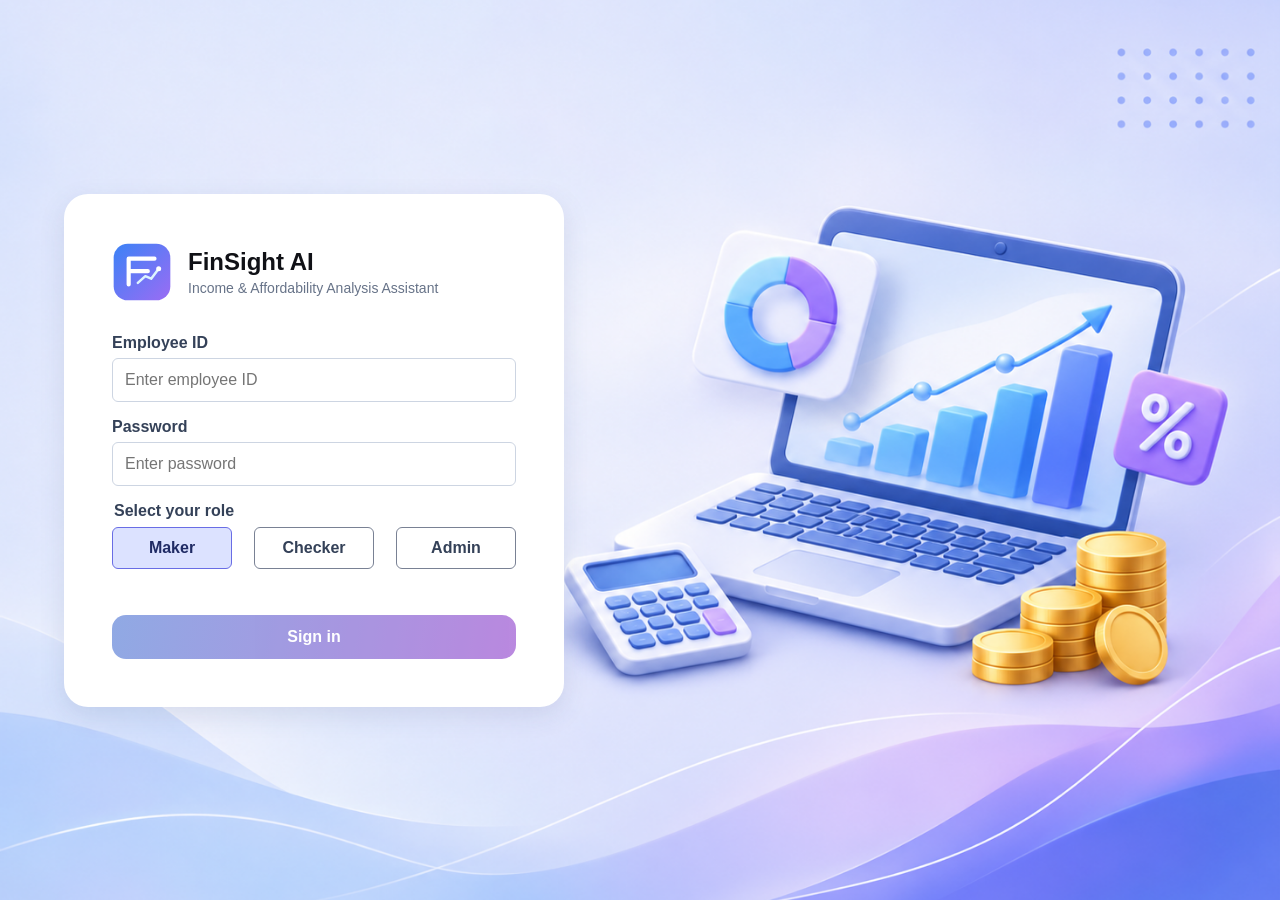
<file: frontend/index.html>
<!doctype html>
<html lang="en">
<head>
  <meta charset="utf-8">
  <meta name="viewport" content="width=device-width, initial-scale=1">
  <title>Sign in | FinSight AI</title>
  <link rel="stylesheet" href="./login.css">
  <script type="module" src="./login.js"></script>
</head>
<body>
  <main class="login-page">
    <section class="login-card" aria-labelledby="brand-title">
      <header class="brand">
        <img class="brand-icon" src="./assets/logo.svg" alt="" width="60" height="60">
        <div>
          <h1 id="brand-title">FinSight AI</h1>
          <p>Income &amp; Affordability Analysis Assistant</p>
        </div>
      </header>

      <form id="login-form" method="post">
        <div class="field">
          <label for="employee-id">Employee ID</label>
          <input id="employee-id" name="employeeId" autocomplete="username"
                 placeholder="Enter employee ID" required>
        </div>

        <div class="field">
          <label for="password">Password</label>
          <input id="password" name="password" type="password"
                 autocomplete="current-password" placeholder="Enter password" required>
        </div>
        
        <fieldset class="role-picker">
          <legend>Select your role</legend>
          <div class="role-options">
            <label>
              <input type="radio" name="role" value="maker" checked>
              <span>Maker</span>
            </label>
            <label>
              <input type="radio" name="role" value="checker">
              <span>Checker</span>
            </label>
            <label>
              <input type="radio" name="role" value="admin">
              <span>Admin</span>
            </label>
          </div>
        </fieldset>

        <p id="login-error" class="error" role="alert"></p>
        <button id="sign-in" type="submit" disabled>Sign in</button>
      </form>
    </section>
  </main>
</body>
</html>
</file>
<file: frontend/login.css>
:root {
  font-family: "Segoe UI", Arial, sans-serif;
  color: #344158;
  background: #e8edfc;
}

* {
  box-sizing: border-box;
}

body {
  margin: 0;
}

.login-page {
  min-height: 100vh;
  min-height: 100svh;
  display: flex;
  align-items: center;
  padding: 32px 5%;
  background:
    url("./assets/finance-background.webp") center / cover no-repeat,
    radial-gradient(ellipse at 95% 100%, #a698f3, transparent 42%),
    radial-gradient(ellipse at 90% 10%, #b4d1ff, transparent 48%),
    linear-gradient(140deg, #e5e9fd, #f4f6ff 60%, #8dc2fb);
}

.login-card {
  width: min(100%, 500px);
  padding: clamp(24px, 5vw, 48px);
  background: #fff;
  border-radius: 24px;
  box-shadow: 0 8px 26px #45537d22;
}

.brand {
  display: flex;
  align-items: center;
  gap: 16px;
  margin-bottom: 32px;
}

.brand-icon {
  display: block;
  flex: 0 0 60px;
  width: 60px;
  height: 60px;
  object-fit: contain;
}

.brand h1 {
  margin: 0 0 4px;
  color: #101116;
  font-size: 24px;
}

.brand p {
  margin: 0;
  color: #677388;
  font-size: 14px;
}

.field + .field {
  margin-top: 16px;
}

label {
  display: block;
  margin-bottom: 6px;
  font-weight: 600;
}

input,
button {
  width: 100%;
  min-height: 44px;
  font: inherit;
}

input {
  padding: 10px 12px;
  border: 1px solid #cdd5e2;
  border-radius: 6px;
  color: #26334b;
}

input:focus-visible,
button:focus-visible {
  outline: 2px solid #4e6fe2;
  outline-offset: 3px;
}

.error {
  min-height: 20px;
  margin: 18px 0 8px;
  color: #a11b35;
  font-size: 14px;
}

button {
  border: 0;
  border-radius: 14px;
  background: linear-gradient(100deg, #547bd5, #9549ce);
  color: #fff;
  font-weight: 700;
  cursor: pointer;
}

button:disabled {
  opacity: .65;
  cursor: wait;
}

@media (max-width: 650px) {
  .login-page {
    justify-content: center;
    padding: 24px 16px;
    background-position: left center;
  }
}
.role-picker {
  margin: 16px 0 0;
  padding: 0;
  border: 0;
  min-width: 0;
}

.role-picker legend {
  margin-bottom: 7px;
  font-weight: 700;
}

.role-options {
  display: grid;
  grid-template-columns: repeat(3, 1fr);
  gap: clamp(6px, 2vw, 22px);
}

.role-options label {
  display: grid;
  position: relative;
  margin: 0;
  cursor: pointer;
}

.role-options input {
  position: absolute;
  width: 1px;
  min-height: 0;
  height: 1px;
  opacity: 0;
}

.role-options span {
  display: grid;
  place-items: center;
  min-height: 42px;
  border: 1px solid #798194;
  border-radius: 6px;
  font-weight: 600;
}

.role-options input:checked + span {
  background: #dce2ff;
  border-color: #696de5;
  color: #202b65;
}

.role-options input:focus-visible + span {
  outline: 2px solid #4e6fe2;
  outline-offset: 3px;
}

#demo-note {
  margin: 10px 0 0;
  font-size: .8125rem;
}

.dashboard-card h1 {
  font-size: 1.4rem;
}

.dashboard-card a {
  color: #354ac2;
}
</file>
